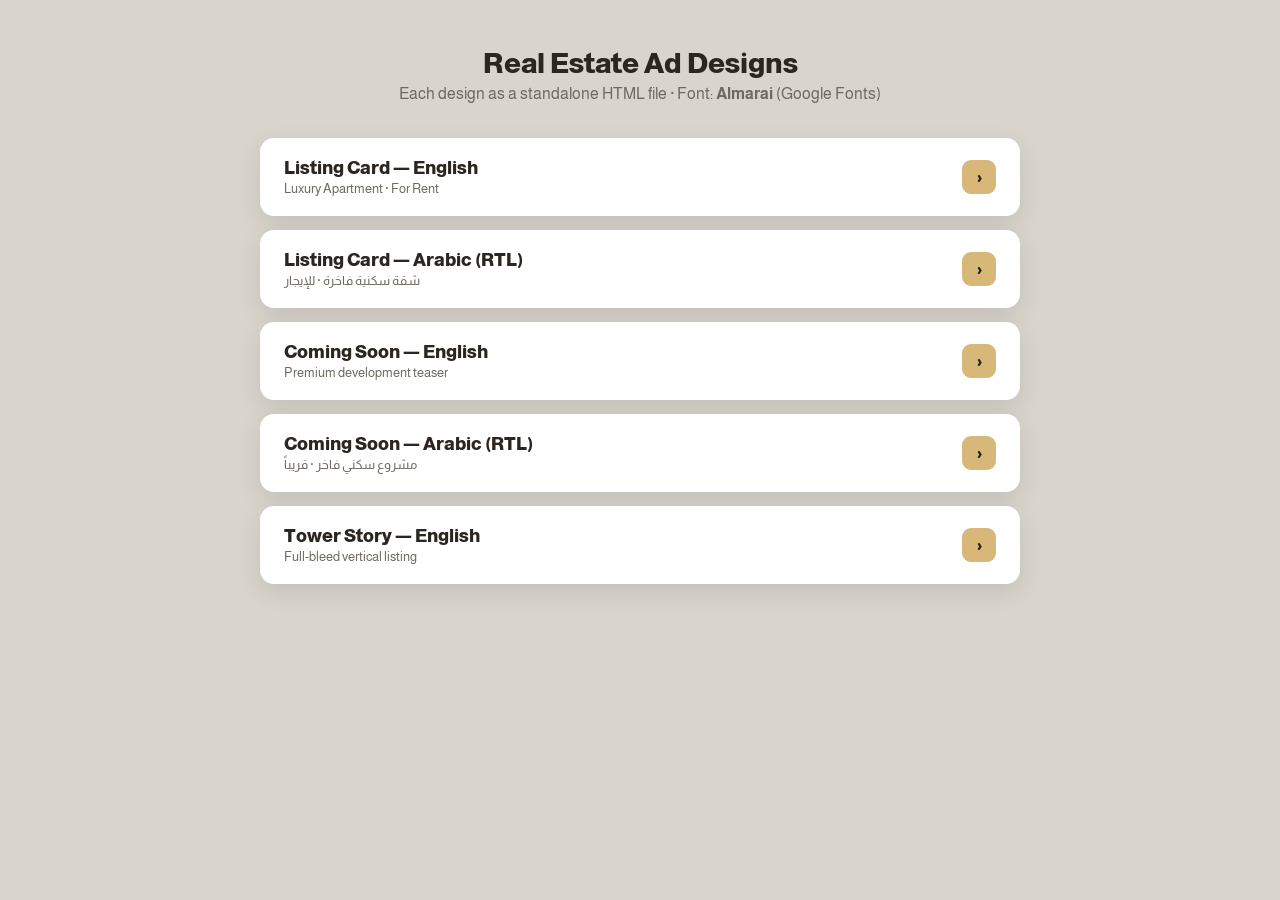
<file: designs/index.html>
<!DOCTYPE html>
<html lang="en">
<head>
<meta charset="UTF-8" />
<meta name="viewport" content="width=device-width, initial-scale=1.0" />
<title>Real Estate Designs — Almarai</title>
<link rel="preconnect" href="https://fonts.googleapis.com" />
<link rel="preconnect" href="https://fonts.gstatic.com" crossorigin />
<link href="https://fonts.googleapis.com/css2?family=Almarai:wght@300;400;700;800&display=swap" rel="stylesheet" />
<style>
  *{ box-sizing:border-box; margin:0; padding:0; }
  body{ font-family:'Almarai',sans-serif; background:#d9d5cd; color:#2c2620;
    padding:48px 20px 80px; -webkit-font-smoothing:antialiased; }
  h1{ text-align:center; font-weight:800; font-size:28px; }
  p.sub{ text-align:center; font-weight:400; color:#6f6a61; margin:6px 0 36px; }
  .grid{ max-width:760px; margin:0 auto; display:grid; gap:14px; }
  a.card{ display:flex; align-items:center; justify-content:space-between; text-decoration:none;
    color:#2c2620; background:#fff; border-radius:14px; padding:20px 24px;
    box-shadow:0 8px 24px rgba(0,0,0,.10); transition:transform .15s, box-shadow .15s; }
  a.card:hover{ transform:translateY(-2px); box-shadow:0 12px 30px rgba(0,0,0,.16); }
  a.card b{ font-weight:800; font-size:18px; }
  a.card small{ display:block; color:#6f6a61; font-weight:400; margin-top:3px; }
  a.card .go{ width:34px; height:34px; border-radius:9px; background:#d8b878; color:#2a2114;
    display:grid; place-items:center; font-weight:800; }
</style>
</head>
<body>
  <h1>Real Estate Ad Designs</h1>
  <p class="sub">Each design as a standalone HTML file · Font: <b>Almarai</b> (Google Fonts)</p>
  <div class="grid">
    <a class="card" href="listing-card-en.html"><div><b>Listing Card — English</b><small>Luxury Apartment · For Rent</small></div><span class="go">›</span></a>
    <a class="card" href="listing-card-ar.html"><div><b>Listing Card — Arabic (RTL)</b><small>شقة سكنية فاخرة · للإيجار</small></div><span class="go">›</span></a>
    <a class="card" href="coming-soon-en.html"><div><b>Coming Soon — English</b><small>Premium development teaser</small></div><span class="go">›</span></a>
    <a class="card" href="coming-soon-ar.html"><div><b>Coming Soon — Arabic (RTL)</b><small>مشروع سكني فاخر · قريباً</small></div><span class="go">›</span></a>
    <a class="card" href="tower-story-en.html"><div><b>Tower Story — English</b><small>Full-bleed vertical listing</small></div><span class="go">›</span></a>
  </div>
</body>
</html>
</file>
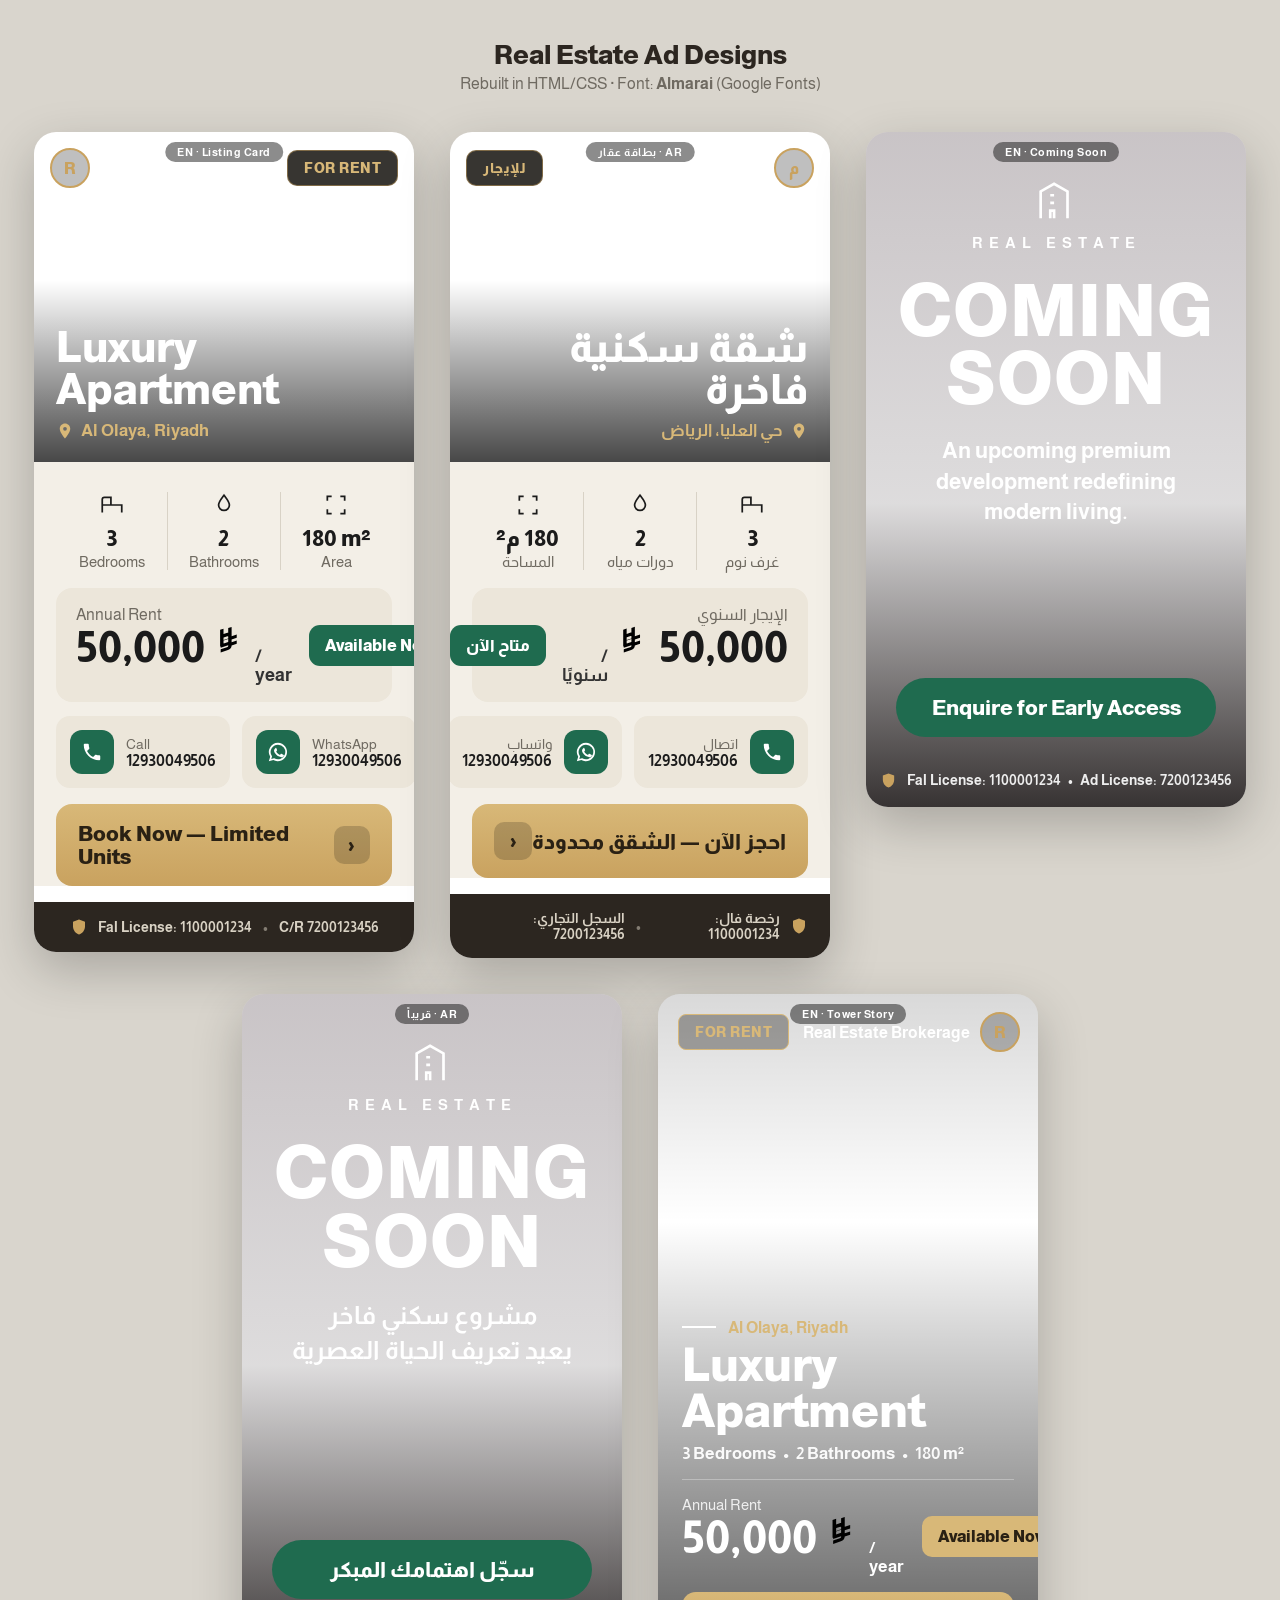
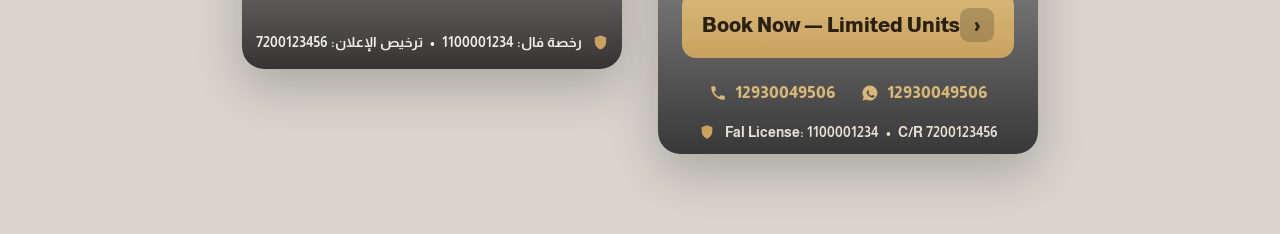
<file: real-estate-designs.html>
<!DOCTYPE html>
<html lang="en">
<head>
<meta charset="UTF-8" />
<meta name="viewport" content="width=device-width, initial-scale=1.0" />
<title>Real Estate Designs — Almarai</title>

<!-- Google Font: Almarai (Arabic + Latin) -->
<link rel="preconnect" href="https://fonts.googleapis.com" />
<link rel="preconnect" href="https://fonts.gstatic.com" crossorigin />
<link href="https://fonts.googleapis.com/css2?family=Almarai:wght@300;400;700;800&display=swap" rel="stylesheet" />

<style>
  :root {
    --green:      #1f6b4f;
    --green-dark: #185640;
    --gold:       #c9a25f;
    --gold-soft:  #d8b878;
    --ink:        #1b1b1b;
    --cream:      #f3efe7;
    --cream-2:    #ece6da;
    --dark-strip: #2c2620;
    --muted:      #6f6a61;
  }

  * { box-sizing: border-box; margin: 0; padding: 0; }

  body {
    font-family: 'Almarai', sans-serif;
    background: #d9d5cd;
    color: var(--ink);
    padding: 40px 20px 80px;
    -webkit-font-smoothing: antialiased;
  }

  .page-title {
    text-align: center;
    font-weight: 800;
    font-size: 26px;
    margin-bottom: 6px;
    color: #2c2620;
  }
  .page-sub {
    text-align: center;
    font-weight: 400;
    color: #6f6a61;
    margin-bottom: 40px;
  }

  .gallery {
    display: flex;
    flex-wrap: wrap;
    gap: 36px;
    justify-content: center;
    align-items: flex-start;
  }

  .frame {
    width: 380px;
    background: #fff;
    border-radius: 22px;
    overflow: hidden;
    box-shadow: 0 18px 50px rgba(0,0,0,.22);
    position: relative;
  }
  .frame .label {
    position: absolute;
    top: 10px; left: 50%;
    transform: translateX(-50%);
    z-index: 50;
    font-size: 11px;
    font-weight: 700;
    letter-spacing: .5px;
    color: #fff;
    background: rgba(0,0,0,.45);
    padding: 4px 12px;
    border-radius: 99px;
    pointer-events: none;
  }

  /* ============ Saudi Riyal symbol ============ */
  .riyal { display: inline-block; width: .92em; height: .92em; vertical-align: -0.1em; }
  .riyal path { fill: currentColor; }

  /* ============ Shared listing-card pieces ============ */
  .hero {
    position: relative;
    height: 330px;
    background-size: cover;
    background-position: center;
  }
  .hero.house {
    background-image: linear-gradient(180deg, rgba(0,0,0,0) 45%, rgba(0,0,0,.72) 100%),
      url('https://images.unsplash.com/photo-1600596542815-ffad4c1539a9?q=80&w=1200&auto=format&fit=crop');
  }
  .hero-top {
    position: absolute; top: 16px; left: 16px; right: 16px;
    display: flex; align-items: center; justify-content: space-between;
  }
  .brand { display: flex; align-items: center; gap: 10px; color: #fff; }
  .brand .logo {
    width: 40px; height: 40px; border-radius: 50%;
    border: 2px solid var(--gold);
    display: grid; place-items: center;
    font-weight: 800; color: var(--gold);
    background: rgba(0,0,0,.25);
  }
  .brand .name { font-weight: 700; font-size: 17px; }
  .badge {
    background: rgba(20,18,14,.85);
    color: var(--gold-soft);
    border: 1px solid rgba(201,162,95,.5);
    font-weight: 800; font-size: 14px; letter-spacing: .5px;
    padding: 9px 16px; border-radius: 10px;
  }
  .hero-bottom {
    position: absolute; bottom: 22px; left: 22px; right: 22px;
    color: #fff;
  }
  .hero-bottom h1 { font-size: 42px; font-weight: 800; line-height: 1; }
  .hero-bottom .loc {
    margin-top: 10px; display: flex; align-items: center; gap: 7px;
    color: var(--gold-soft); font-weight: 700; font-size: 17px;
  }
  .pin { width: 18px; height: 18px; fill: var(--gold-soft); }

  .body { background: var(--cream); padding: 22px 22px 0; }

  .stats {
    display: flex; align-items: stretch; text-align: center;
    padding: 8px 0 18px;
  }
  .stat { flex: 1; }
  .stat .ico { height: 26px; display: grid; place-items: center; margin-bottom: 8px; }
  .stat .ico svg { width: 26px; height: 26px; stroke: var(--ink); fill: none; stroke-width: 1.6; }
  .stat .num { font-weight: 800; font-size: 22px; display: inline-flex; align-items: center; gap: 6px; }
  .stat .cap { color: var(--muted); font-size: 15px; margin-top: 2px; }
  .stat + .stat { border-left: 1px solid #d8d2c6; }

  .rent-card {
    background: var(--cream-2);
    border-radius: 16px;
    padding: 18px 20px;
    display: flex; align-items: center; justify-content: space-between;
    gap: 12px;
  }
  .rent-card .label2 { color: var(--muted); font-size: 16px; }
  .rent-card .price {
    font-weight: 800; font-size: 42px; line-height: 1.05;
    display: flex; align-items: baseline; gap: 8px;
  }
  .rent-card .price .per { font-size: 18px; font-weight: 700; color: #333; }
  .pill-green {
    background: var(--green); color: #fff;
    font-weight: 800; font-size: 16px;
    padding: 12px 16px; border-radius: 11px; white-space: nowrap;
  }

  .contacts { display: flex; gap: 12px; margin-top: 14px; }
  .contact {
    flex: 1; background: var(--cream-2); border-radius: 14px;
    padding: 14px; display: flex; align-items: center; gap: 12px;
  }
  .contact .ci {
    width: 44px; height: 44px; border-radius: 12px; background: var(--green);
    display: grid; place-items: center; flex: none;
  }
  .contact .ci svg { width: 22px; height: 22px; fill: #fff; }
  .contact .ct small { display: block; color: var(--muted); font-size: 14px; }
  .contact .ct b { font-size: 16px; }

  .cta {
    margin: 16px 0;
    background: linear-gradient(180deg, var(--gold-soft), var(--gold));
    border-radius: 16px; padding: 18px 22px;
    display: flex; align-items: center; justify-content: space-between;
    font-weight: 800; font-size: 21px; color: #2a2114;
  }
  .cta .arrow {
    width: 38px; height: 38px; border-radius: 10px;
    background: rgba(0,0,0,.18); display: grid; place-items: center;
    font-size: 20px;
  }

  .foot {
    background: var(--dark-strip); color: #d9d2c4;
    padding: 16px 22px; font-size: 14px; font-weight: 700;
    display: flex; align-items: center; gap: 10px; justify-content: center;
  }
  .foot .shield { width: 18px; height: 18px; fill: var(--gold); flex: none; }
  .foot .dot { opacity: .5; }

  /* ============ RTL ============ */
  [dir="rtl"] { font-family: 'Almarai', sans-serif; }
  [dir="rtl"] .stat + .stat { border-left: none; border-right: 1px solid #d8d2c6; }

  /* ============ Coming soon poster ============ */
  .poster {
    height: 675px; position: relative; color: #fff;
    background-size: cover; background-position: center;
    background-image: linear-gradient(180deg, rgba(40,20,30,.25), rgba(30,20,25,.15) 55%, rgba(20,15,15,.85)),
      url('https://images.unsplash.com/photo-1564013799919-ab600027ffc6?q=80&w=1200&auto=format&fit=crop');
    display: flex; flex-direction: column; align-items: center;
    padding: 46px 30px 0; text-align: center;
  }
  .poster .bico { width: 46px; height: 46px; stroke: #fff; fill: none; stroke-width: 1.4; }
  .poster .kicker { letter-spacing: 6px; font-weight: 700; font-size: 15px; margin-top: 10px; }
  .poster h2 {
    font-weight: 800; font-size: 72px; line-height: .95;
    margin-top: 26px; text-transform: uppercase; letter-spacing: 1px;
  }
  .poster .desc { font-weight: 700; font-size: 22px; line-height: 1.4; margin-top: 22px; max-width: 300px; }
  .poster .desc.ar { font-size: 25px; }
  .poster .cta-pill {
    position: absolute; bottom: 70px; left: 30px; right: 30px;
    background: var(--green); color: #fff; font-weight: 800; font-size: 21px;
    padding: 18px; border-radius: 99px; text-align: center;
  }
  .poster .pfoot {
    position: absolute; bottom: 18px; left: 0; right: 0;
    display: flex; align-items: center; gap: 10px; justify-content: center;
    font-size: 13.5px; font-weight: 700; color: #eee;
  }
  .poster .pfoot .shield { width: 17px; height: 17px; fill: var(--gold); }

  /* ============ Tower full-bleed listing ============ */
  .tower {
    height: 760px; position: relative; color: #fff;
    background-size: cover; background-position: center;
    background-image: linear-gradient(180deg, rgba(0,0,0,.15) 0%, rgba(0,0,0,0) 30%, rgba(0,0,0,.78) 100%),
      url('https://images.unsplash.com/photo-1486406146926-c627a92ad1ab?q=80&w=1200&auto=format&fit=crop');
  }
  .tower .badge-out {
    position: absolute; top: 20px; left: 20px;
    background: rgba(20,18,14,.35); color: var(--gold-soft);
    border: 1px solid var(--gold-soft);
    font-weight: 800; font-size: 14px; letter-spacing: .5px;
    padding: 9px 16px; border-radius: 8px;
  }
  .tower .brand-out {
    position: absolute; top: 18px; right: 18px;
    display: flex; align-items: center; gap: 10px; color: #fff;
  }
  .tower .brand-out .name { font-weight: 700; font-size: 16px; }
  .tower .brand-out .logo {
    width: 40px; height: 40px; border-radius: 50%; border: 2px solid var(--gold);
    display: grid; place-items: center; font-weight: 800; color: var(--gold);
    background: rgba(0,0,0,.25);
  }
  .tower .tbody { position: absolute; left: 24px; right: 24px; bottom: 96px; }
  .tower .tloc {
    display: flex; align-items: center; gap: 12px; color: var(--gold-soft);
    font-weight: 700; font-size: 16px; margin-bottom: 6px;
  }
  .tower .tloc::before { content:""; width: 34px; height: 2px; background: #fff; display: inline-block; }
  .tower h1 { font-size: 46px; font-weight: 800; line-height: 1; }
  .tower .tspecs { margin-top: 10px; font-weight: 700; font-size: 17px; opacity: .95; }
  .tower hr { border: none; border-top: 1px solid rgba(255,255,255,.3); margin: 16px 0; }
  .tower .trent { display: flex; align-items: center; justify-content: space-between; gap: 14px; }
  .tower .trent .label2 { font-size: 15px; opacity: .85; }
  .tower .trent .price { font-weight: 800; font-size: 44px; display: flex; align-items: baseline; gap: 8px; }
  .tower .trent .price .per { font-size: 17px; font-weight: 700; }
  .tower .trent .av {
    background: var(--gold-soft); color: #2a2114; font-weight: 800; font-size: 16px;
    padding: 12px 16px; border-radius: 10px; white-space: nowrap; align-self: center;
  }
  .tower .tcta {
    margin-top: 16px;
    background: linear-gradient(180deg, var(--gold-soft), var(--gold));
    border-radius: 14px; padding: 16px 20px; color: #2a2114;
    display: flex; align-items: center; justify-content: space-between;
    font-weight: 800; font-size: 20px;
  }
  .tower .tcta .arrow { width: 34px; height: 34px; border-radius: 9px; background: rgba(0,0,0,.18); display: grid; place-items:center; }
  .tower .tphones {
    position: absolute; left: 24px; right: 24px; bottom: 52px;
    display: flex; align-items: center; justify-content: center; gap: 26px;
    color: var(--gold-soft); font-weight: 800; font-size: 17px;
  }
  .tower .tphones span { display: inline-flex; align-items: center; gap: 8px; }
  .tower .tphones svg { width: 18px; height: 18px; fill: var(--gold-soft); }
  .tower .tfoot {
    position: absolute; left: 0; right: 0; bottom: 14px;
    display: flex; align-items: center; gap: 10px; justify-content: center;
    color: #e7e0d2; font-weight: 700; font-size: 13.5px;
  }
  .tower .tfoot .shield { width: 16px; height: 16px; fill: var(--gold); }
</style>
</head>
<body>

  <div class="page-title">Real Estate Ad Designs</div>
  <div class="page-sub">Rebuilt in HTML/CSS · Font: <b>Almarai</b> (Google Fonts)</div>

  <!-- SVG defs: reusable icons -->
  <svg width="0" height="0" style="position:absolute">
    <defs>
      <!-- Saudi Riyal symbol (approximation of the 2025 glyph) -->
      <symbol id="riyal" viewBox="0 0 24 24">
        <path d="M5 3.2 l2.4 -.8 v8.05 l3.3 -1.1 V2 l2.4 -.8 v6.55 l3.6 -1.2 v2.25 l-3.6 1.2 v2.0 l3.6 -1.2 v2.25 l-3.6 1.2 c-.05 1.55 -.9 2.6 -2.55 3.15 l-5.15 1.72 v-2.25 l4.45 -1.48 c.6 -.2 .85 -.55 .85 -1.05 v-.35 l-5.3 1.77 v-2.25 l5.3 -1.77 v-2.0 l-5.3 1.77 v-2.25 l5.3 -1.77 V5.05 l-3.3 1.1 v8.0 l-2.4 .8 V6.95 L5 7.75 Z"/>
      </symbol>
    </defs>
  </svg>

  <div class="gallery">

    <!-- ===================== 1. English listing card ===================== -->
    <div class="frame">
      <div class="label">EN · Listing Card</div>
      <div class="hero house">
        <div class="hero-top">
          <div class="brand"><div class="logo">R</div><div class="name">Real Estate Brokerage</div></div>
          <div class="badge">FOR RENT</div>
        </div>
        <div class="hero-bottom">
          <h1>Luxury Apartment</h1>
          <div class="loc">
            <svg class="pin" viewBox="0 0 24 24"><path d="M12 2C8.1 2 5 5.1 5 9c0 5.2 7 13 7 13s7-7.8 7-13c0-3.9-3.1-7-7-7zm0 9.5A2.5 2.5 0 1 1 12 6.5a2.5 2.5 0 0 1 0 5z"/></svg>
            Al Olaya, Riyadh
          </div>
        </div>
      </div>
      <div class="body">
        <div class="stats">
          <div class="stat">
            <div class="ico"><svg viewBox="0 0 24 24"><path d="M3 12V7a2 2 0 0 1 2-2h6v7M3 12h18v5M3 12v5m18 0v2M3 17v2"/></svg></div>
            <div class="num">3</div><div class="cap">Bedrooms</div>
          </div>
          <div class="stat">
            <div class="ico"><svg viewBox="0 0 24 24"><path d="M12 3c-3 4-5 6-5 9a5 5 0 0 0 10 0c0-3-2-5-5-9z"/></svg></div>
            <div class="num">2</div><div class="cap">Bathrooms</div>
          </div>
          <div class="stat">
            <div class="ico"><svg viewBox="0 0 24 24"><path d="M4 8V4h4M20 8V4h-4M4 16v4h4M20 16v4h-4"/></svg></div>
            <div class="num">180 m²</div><div class="cap">Area</div>
          </div>
        </div>
        <div class="rent-card">
          <div>
            <div class="label2">Annual Rent</div>
            <div class="price">50,000 <svg class="riyal"><use href="#riyal"/></svg> <span class="per">/ year</span></div>
          </div>
          <div class="pill-green">Available Now</div>
        </div>
        <div class="contacts">
          <div class="contact">
            <div class="ci"><svg viewBox="0 0 24 24"><path d="M6.6 10.8c1.4 2.8 3.8 5.1 6.6 6.6l2.2-2.2c.3-.3.7-.4 1-.2 1.1.4 2.3.6 3.6.6.6 0 1 .4 1 1V20c0 .6-.4 1-1 1C10.6 21 3 13.4 3 4c0-.6.4-1 1-1h3.5c.6 0 1 .4 1 1 0 1.2.2 2.4.6 3.6.1.4 0 .8-.3 1l-2.2 2.2z"/></svg></div>
            <div class="ct"><small>Call</small><b>12930049506</b></div>
          </div>
          <div class="contact">
            <div class="ci"><svg viewBox="0 0 24 24"><path d="M12 2a10 10 0 0 0-8.5 15.2L2 22l4.9-1.3A10 10 0 1 0 12 2zm0 2a8 8 0 1 1-4.1 14.9l-.3-.2-2.9.8.8-2.8-.2-.3A8 8 0 0 1 12 4zm-2.7 4c-.2 0-.5.1-.7.4-.3.3-.9.9-.9 2.1s.9 2.4 1 2.6c.1.2 1.8 2.9 4.5 3.9 2.2.9 2.7.7 3.2.7.5-.1 1.6-.7 1.8-1.3.2-.6.2-1.1.2-1.2-.1-.1-.3-.2-.6-.3l-2-1c-.3-.1-.5-.2-.7.1l-.7.9c-.1.2-.3.2-.5.1-.3-.1-1.2-.4-2.2-1.4-.8-.7-1.4-1.6-1.5-1.9-.2-.3 0-.4.1-.5l.4-.5c.2-.2.2-.3.3-.5.1-.2 0-.4 0-.5l-.9-2c-.2-.5-.4-.4-.6-.4z"/></svg></div>
            <div class="ct"><small>WhatsApp</small><b>12930049506</b></div>
          </div>
        </div>
        <div class="cta">Book Now — Limited Units <span class="arrow">›</span></div>
      </div>
      <div class="foot">
        <svg class="shield" viewBox="0 0 24 24"><path d="M12 2 4 5v6c0 5 3.4 9.7 8 11 4.6-1.3 8-6 8-11V5l-8-3z"/></svg>
        Fal License: 1100001234 <span class="dot">•</span> C/R 7200123456
      </div>
    </div>

    <!-- ===================== 2. Arabic listing card (RTL) ===================== -->
    <div class="frame" dir="rtl">
      <div class="label">AR · بطاقة عقار</div>
      <div class="hero house">
        <div class="hero-top">
          <div class="brand"><div class="logo">م</div><div class="name">مكتب الوساطة العقارية</div></div>
          <div class="badge">للإيجار</div>
        </div>
        <div class="hero-bottom">
          <h1>شقة سكنية فاخرة</h1>
          <div class="loc">
            <svg class="pin" viewBox="0 0 24 24"><path d="M12 2C8.1 2 5 5.1 5 9c0 5.2 7 13 7 13s7-7.8 7-13c0-3.9-3.1-7-7-7zm0 9.5A2.5 2.5 0 1 1 12 6.5a2.5 2.5 0 0 1 0 5z"/></svg>
            حي العليا، الرياض
          </div>
        </div>
      </div>
      <div class="body">
        <div class="stats">
          <div class="stat">
            <div class="ico"><svg viewBox="0 0 24 24"><path d="M3 12V7a2 2 0 0 1 2-2h6v7M3 12h18v5M3 12v5m18 0v2M3 17v2"/></svg></div>
            <div class="num">3</div><div class="cap">غرف نوم</div>
          </div>
          <div class="stat">
            <div class="ico"><svg viewBox="0 0 24 24"><path d="M12 3c-3 4-5 6-5 9a5 5 0 0 0 10 0c0-3-2-5-5-9z"/></svg></div>
            <div class="num">2</div><div class="cap">دورات مياه</div>
          </div>
          <div class="stat">
            <div class="ico"><svg viewBox="0 0 24 24"><path d="M4 8V4h4M20 8V4h-4M4 16v4h4M20 16v4h-4"/></svg></div>
            <div class="num">180 م²</div><div class="cap">المساحة</div>
          </div>
        </div>
        <div class="rent-card">
          <div>
            <div class="label2">الإيجار السنوي</div>
            <div class="price">50,000 <svg class="riyal"><use href="#riyal"/></svg> <span class="per">/ سنويًا</span></div>
          </div>
          <div class="pill-green">متاح الآن</div>
        </div>
        <div class="contacts">
          <div class="contact">
            <div class="ci"><svg viewBox="0 0 24 24"><path d="M6.6 10.8c1.4 2.8 3.8 5.1 6.6 6.6l2.2-2.2c.3-.3.7-.4 1-.2 1.1.4 2.3.6 3.6.6.6 0 1 .4 1 1V20c0 .6-.4 1-1 1C10.6 21 3 13.4 3 4c0-.6.4-1 1-1h3.5c.6 0 1 .4 1 1 0 1.2.2 2.4.6 3.6.1.4 0 .8-.3 1l-2.2 2.2z"/></svg></div>
            <div class="ct"><small>اتصال</small><b>12930049506</b></div>
          </div>
          <div class="contact">
            <div class="ci"><svg viewBox="0 0 24 24"><path d="M12 2a10 10 0 0 0-8.5 15.2L2 22l4.9-1.3A10 10 0 1 0 12 2zm0 2a8 8 0 1 1-4.1 14.9l-.3-.2-2.9.8.8-2.8-.2-.3A8 8 0 0 1 12 4zm-2.7 4c-.2 0-.5.1-.7.4-.3.3-.9.9-.9 2.1s.9 2.4 1 2.6c.1.2 1.8 2.9 4.5 3.9 2.2.9 2.7.7 3.2.7.5-.1 1.6-.7 1.8-1.3.2-.6.2-1.1.2-1.2-.1-.1-.3-.2-.6-.3l-2-1c-.3-.1-.5-.2-.7.1l-.7.9c-.1.2-.3.2-.5.1-.3-.1-1.2-.4-2.2-1.4-.8-.7-1.4-1.6-1.5-1.9-.2-.3 0-.4.1-.5l.4-.5c.2-.2.2-.3.3-.5.1-.2 0-.4 0-.5l-.9-2c-.2-.5-.4-.4-.6-.4z"/></svg></div>
            <div class="ct"><small>واتساب</small><b>12930049506</b></div>
          </div>
        </div>
        <div class="cta">احجز الآن — الشقق محدودة <span class="arrow">‹</span></div>
      </div>
      <div class="foot">
        <svg class="shield" viewBox="0 0 24 24"><path d="M12 2 4 5v6c0 5 3.4 9.7 8 11 4.6-1.3 8-6 8-11V5l-8-3z"/></svg>
        رخصة فال: 1100001234 <span class="dot">•</span> السجل التجاري: 7200123456
      </div>
    </div>

    <!-- ===================== 3. Coming Soon (EN) ===================== -->
    <div class="frame">
      <div class="label">EN · Coming Soon</div>
      <div class="poster">
        <svg class="bico" viewBox="0 0 24 24"><path d="M4 21V7l7-4 7 4v14M9 21v-4h2v4M9 9h2M9 13h2M14 9h0M14 13h0"/></svg>
        <div class="kicker">REAL ESTATE</div>
        <h2>Coming<br>Soon</h2>
        <div class="desc">An upcoming premium development redefining modern living.</div>
        <div class="cta-pill">Enquire for Early Access</div>
        <div class="pfoot">
          <svg class="shield" viewBox="0 0 24 24"><path d="M12 2 4 5v6c0 5 3.4 9.7 8 11 4.6-1.3 8-6 8-11V5l-8-3z"/></svg>
          Fal License: 1100001234 &nbsp;•&nbsp; Ad License: 7200123456
        </div>
      </div>
    </div>

    <!-- ===================== 4. Coming Soon (AR) ===================== -->
    <div class="frame" dir="rtl">
      <div class="label">AR · قريباً</div>
      <div class="poster">
        <svg class="bico" viewBox="0 0 24 24"><path d="M4 21V7l7-4 7 4v14M9 21v-4h2v4M9 9h2M9 13h2M14 9h0M14 13h0"/></svg>
        <div class="kicker">REAL ESTATE</div>
        <h2>Coming<br>Soon</h2>
        <div class="desc ar">مشروع سكني فاخر<br>يعيد تعريف الحياة العصرية</div>
        <div class="cta-pill">سجّل اهتمامك المبكر</div>
        <div class="pfoot">
          <svg class="shield" viewBox="0 0 24 24"><path d="M12 2 4 5v6c0 5 3.4 9.7 8 11 4.6-1.3 8-6 8-11V5l-8-3z"/></svg>
          رخصة فال: 1100001234 &nbsp;•&nbsp; ترخيص الإعلان: 7200123456
        </div>
      </div>
    </div>

    <!-- ===================== 5. Tower full-bleed (EN) ===================== -->
    <div class="frame">
      <div class="label">EN · Tower Story</div>
      <div class="tower">
        <div class="badge-out">FOR RENT</div>
        <div class="brand-out"><div class="name">Real Estate Brokerage</div><div class="logo">R</div></div>
        <div class="tbody">
          <div class="tloc">Al Olaya, Riyadh</div>
          <h1>Luxury Apartment</h1>
          <div class="tspecs">3 Bedrooms&nbsp; • &nbsp;2 Bathrooms&nbsp; • &nbsp;180 m²</div>
          <hr>
          <div class="trent">
            <div>
              <div class="label2">Annual Rent</div>
              <div class="price">50,000 <svg class="riyal"><use href="#riyal"/></svg> <span class="per">/ year</span></div>
            </div>
            <div class="av">Available Now</div>
          </div>
          <div class="tcta">Book Now — Limited Units <span class="arrow">›</span></div>
        </div>
        <div class="tphones">
          <span><svg viewBox="0 0 24 24"><path d="M6.6 10.8c1.4 2.8 3.8 5.1 6.6 6.6l2.2-2.2c.3-.3.7-.4 1-.2 1.1.4 2.3.6 3.6.6.6 0 1 .4 1 1V20c0 .6-.4 1-1 1C10.6 21 3 13.4 3 4c0-.6.4-1 1-1h3.5c.6 0 1 .4 1 1 0 1.2.2 2.4.6 3.6.1.4 0 .8-.3 1l-2.2 2.2z"/></svg>12930049506</span>
          <span><svg viewBox="0 0 24 24"><path d="M12 2a10 10 0 0 0-8.5 15.2L2 22l4.9-1.3A10 10 0 1 0 12 2zm-2.7 6c.2 0 .4 0 .6.4l.9 2c.1.2.1.4 0 .5-.1.2-.1.3-.3.5l-.4.5c-.1.1-.3.2-.1.5.1.3.7 1.2 1.5 1.9 1 1 1.9 1.3 2.2 1.4.2.1.4.1.5-.1l.7-.9c.2-.3.4-.2.7-.1l2 1c.3.1.5.2.6.3 0 .1 0 .6-.2 1.2-.2.6-1.3 1.2-1.8 1.3-.5 0-1 .2-3.2-.7-2.7-1-4.4-3.7-4.5-3.9-.1-.2-1-1.4-1-2.6s.6-1.8.9-2.1c.2-.3.5-.4.7-.4z"/></svg>12930049506</span>
        </div>
        <div class="tfoot">
          <svg class="shield" viewBox="0 0 24 24"><path d="M12 2 4 5v6c0 5 3.4 9.7 8 11 4.6-1.3 8-6 8-11V5l-8-3z"/></svg>
          Fal License: 1100001234 &nbsp;•&nbsp; C/R 7200123456
        </div>
      </div>
    </div>

  </div>
</body>
</html>
</file>
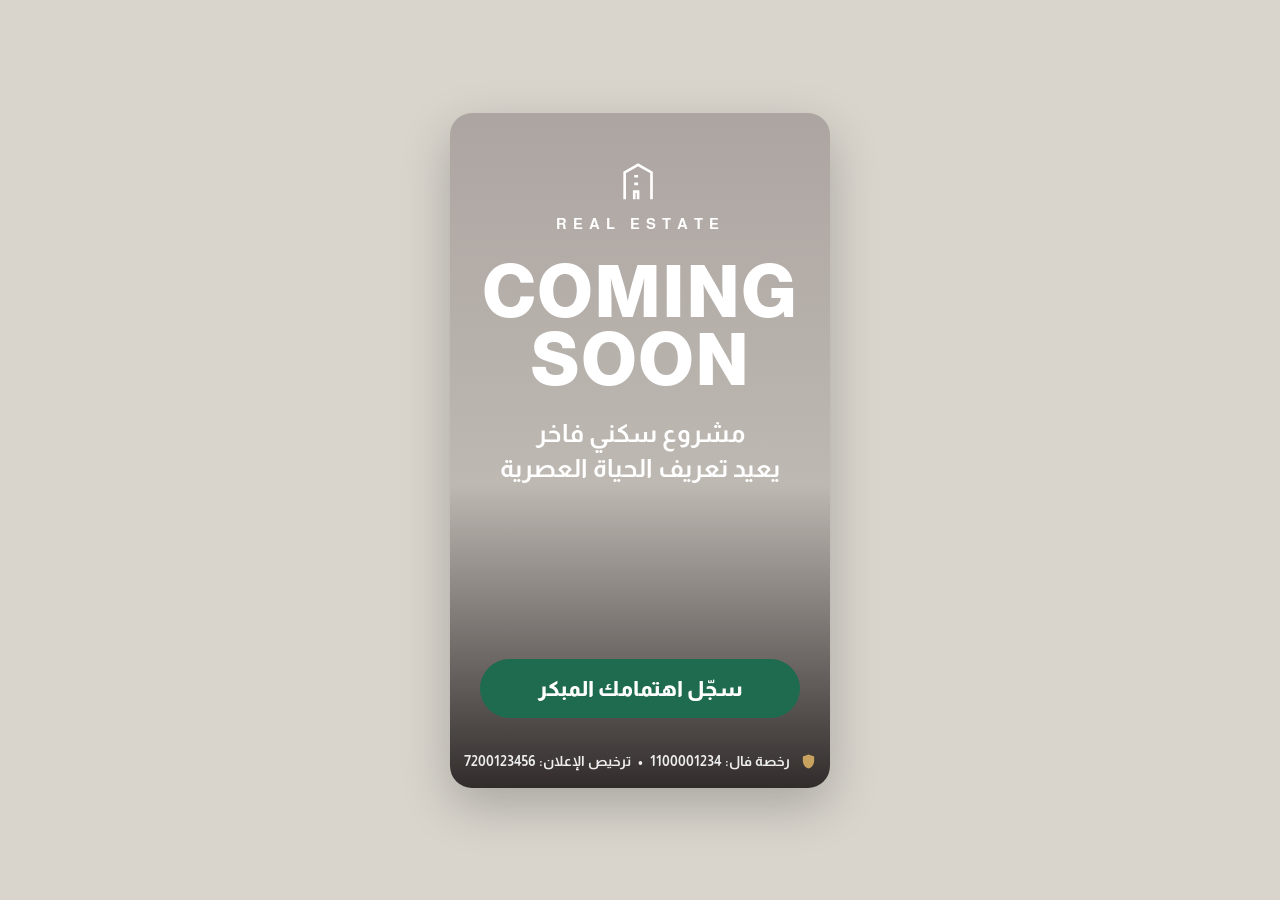
<file: designs/coming-soon-ar.html>
<!DOCTYPE html>
<html lang="ar" dir="rtl">
<head>
<meta charset="UTF-8" />
<meta name="viewport" content="width=device-width, initial-scale=1.0" />
<title>قريباً — AR</title>
<link rel="preconnect" href="https://fonts.googleapis.com" />
<link rel="preconnect" href="https://fonts.gstatic.com" crossorigin />
<link href="https://fonts.googleapis.com/css2?family=Almarai:wght@300;400;700;800&display=swap" rel="stylesheet" />
<style>
  :root{ --green:#1f6b4f; --gold:#c9a25f; }
  *{ box-sizing:border-box; margin:0; padding:0; }
  body{ font-family:'Almarai',sans-serif; background:#d9d5cd; min-height:100vh;
    display:grid; place-items:center; padding:40px 20px; -webkit-font-smoothing:antialiased; }
  .frame{ width:380px; border-radius:22px; overflow:hidden; box-shadow:0 18px 50px rgba(0,0,0,.22); }
  .poster{ height:675px; position:relative; color:#fff; background-size:cover; background-position:center;
    background-image:linear-gradient(180deg,rgba(40,20,30,.25),rgba(30,20,25,.15) 55%,rgba(20,15,15,.85)),
      url('https://images.unsplash.com/photo-1564013799919-ab600027ffc6?q=80&w=1200&auto=format&fit=crop');
    display:flex; flex-direction:column; align-items:center; padding:46px 30px 0; text-align:center; }
  .poster .bico{ width:46px; height:46px; stroke:#fff; fill:none; stroke-width:1.4; }
  .poster .kicker{ letter-spacing:6px; font-weight:700; font-size:15px; margin-top:10px; }
  .poster h2{ font-weight:800; font-size:72px; line-height:.95; margin-top:26px;
    text-transform:uppercase; letter-spacing:1px; }
  .poster .desc{ font-weight:700; font-size:25px; line-height:1.4; margin-top:22px; max-width:300px; }
  .poster .cta-pill{ position:absolute; bottom:70px; left:30px; right:30px; background:var(--green);
    color:#fff; font-weight:800; font-size:21px; padding:18px; border-radius:99px; text-align:center; }
  .poster .pfoot{ position:absolute; bottom:18px; left:0; right:0; display:flex; align-items:center;
    gap:10px; justify-content:center; font-size:13.5px; font-weight:700; color:#eee; }
  .poster .pfoot .shield{ width:17px; height:17px; fill:var(--gold); }
</style>
</head>
<body>
  <div class="frame">
    <div class="poster">
      <svg class="bico" viewBox="0 0 24 24"><path d="M4 21V7l7-4 7 4v14M9 21v-4h2v4M9 9h2M9 13h2M14 9h0M14 13h0"/></svg>
      <div class="kicker">REAL ESTATE</div>
      <h2>Coming<br>Soon</h2>
      <div class="desc">مشروع سكني فاخر<br>يعيد تعريف الحياة العصرية</div>
      <div class="cta-pill">سجّل اهتمامك المبكر</div>
      <div class="pfoot">
        <svg class="shield" viewBox="0 0 24 24"><path d="M12 2 4 5v6c0 5 3.4 9.7 8 11 4.6-1.3 8-6 8-11V5l-8-3z"/></svg>
        رخصة فال: 1100001234 &nbsp;•&nbsp; ترخيص الإعلان: 7200123456
      </div>
    </div>
  </div>
</body>
</html>
</file>
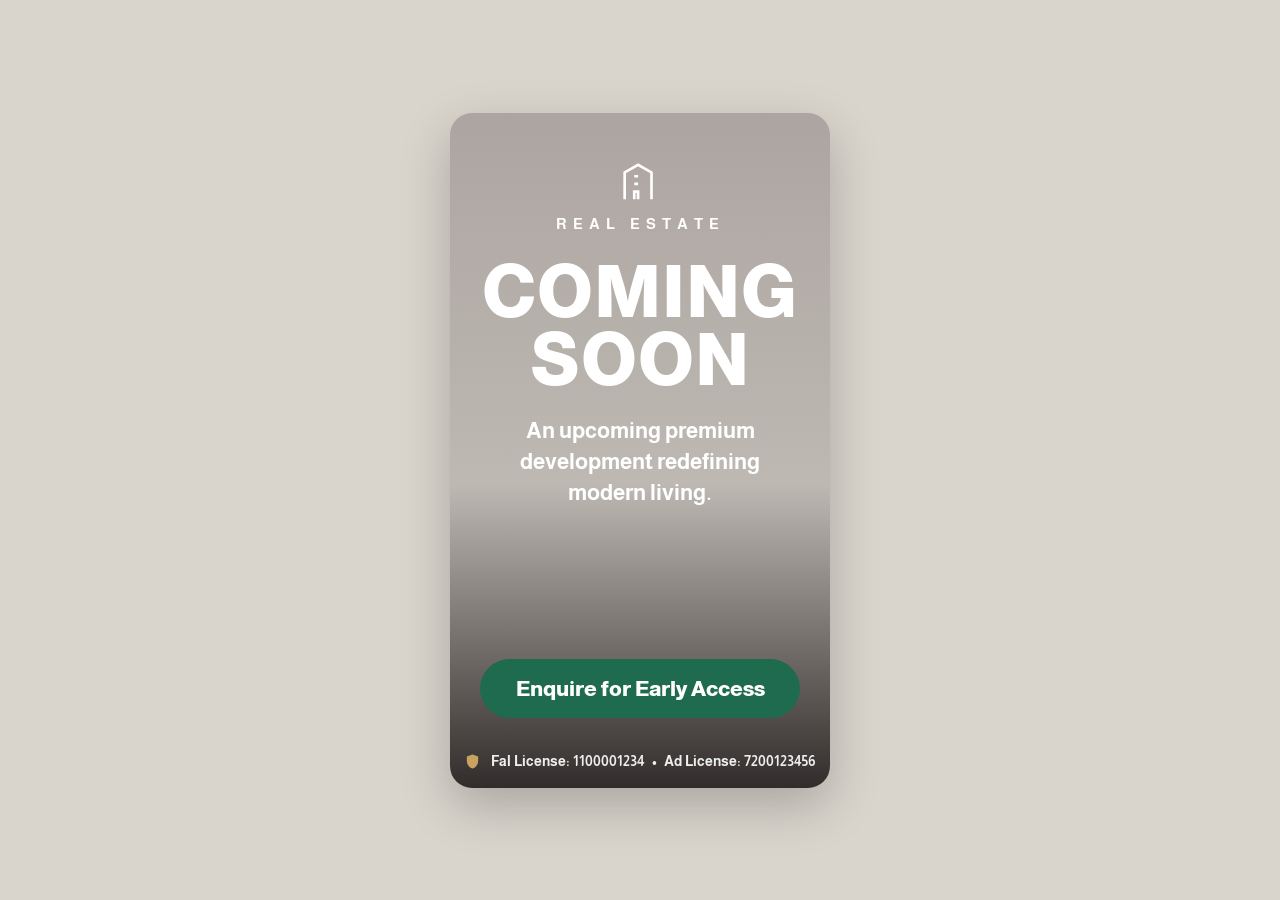
<file: designs/coming-soon-en.html>
<!DOCTYPE html>
<html lang="en">
<head>
<meta charset="UTF-8" />
<meta name="viewport" content="width=device-width, initial-scale=1.0" />
<title>Coming Soon — EN</title>
<link rel="preconnect" href="https://fonts.googleapis.com" />
<link rel="preconnect" href="https://fonts.gstatic.com" crossorigin />
<link href="https://fonts.googleapis.com/css2?family=Almarai:wght@300;400;700;800&display=swap" rel="stylesheet" />
<style>
  :root{ --green:#1f6b4f; --gold:#c9a25f; }
  *{ box-sizing:border-box; margin:0; padding:0; }
  body{ font-family:'Almarai',sans-serif; background:#d9d5cd; min-height:100vh;
    display:grid; place-items:center; padding:40px 20px; -webkit-font-smoothing:antialiased; }
  .frame{ width:380px; border-radius:22px; overflow:hidden; box-shadow:0 18px 50px rgba(0,0,0,.22); }
  .poster{ height:675px; position:relative; color:#fff; background-size:cover; background-position:center;
    background-image:linear-gradient(180deg,rgba(40,20,30,.25),rgba(30,20,25,.15) 55%,rgba(20,15,15,.85)),
      url('https://images.unsplash.com/photo-1564013799919-ab600027ffc6?q=80&w=1200&auto=format&fit=crop');
    display:flex; flex-direction:column; align-items:center; padding:46px 30px 0; text-align:center; }
  .poster .bico{ width:46px; height:46px; stroke:#fff; fill:none; stroke-width:1.4; }
  .poster .kicker{ letter-spacing:6px; font-weight:700; font-size:15px; margin-top:10px; }
  .poster h2{ font-weight:800; font-size:72px; line-height:.95; margin-top:26px;
    text-transform:uppercase; letter-spacing:1px; }
  .poster .desc{ font-weight:700; font-size:22px; line-height:1.4; margin-top:22px; max-width:300px; }
  .poster .cta-pill{ position:absolute; bottom:70px; left:30px; right:30px; background:var(--green);
    color:#fff; font-weight:800; font-size:21px; padding:18px; border-radius:99px; text-align:center; }
  .poster .pfoot{ position:absolute; bottom:18px; left:0; right:0; display:flex; align-items:center;
    gap:10px; justify-content:center; font-size:13.5px; font-weight:700; color:#eee; }
  .poster .pfoot .shield{ width:17px; height:17px; fill:var(--gold); }
</style>
</head>
<body>
  <div class="frame">
    <div class="poster">
      <svg class="bico" viewBox="0 0 24 24"><path d="M4 21V7l7-4 7 4v14M9 21v-4h2v4M9 9h2M9 13h2M14 9h0M14 13h0"/></svg>
      <div class="kicker">REAL ESTATE</div>
      <h2>Coming<br>Soon</h2>
      <div class="desc">An upcoming premium development redefining modern living.</div>
      <div class="cta-pill">Enquire for Early Access</div>
      <div class="pfoot">
        <svg class="shield" viewBox="0 0 24 24"><path d="M12 2 4 5v6c0 5 3.4 9.7 8 11 4.6-1.3 8-6 8-11V5l-8-3z"/></svg>
        Fal License: 1100001234 &nbsp;•&nbsp; Ad License: 7200123456
      </div>
    </div>
  </div>
</body>
</html>
</file>
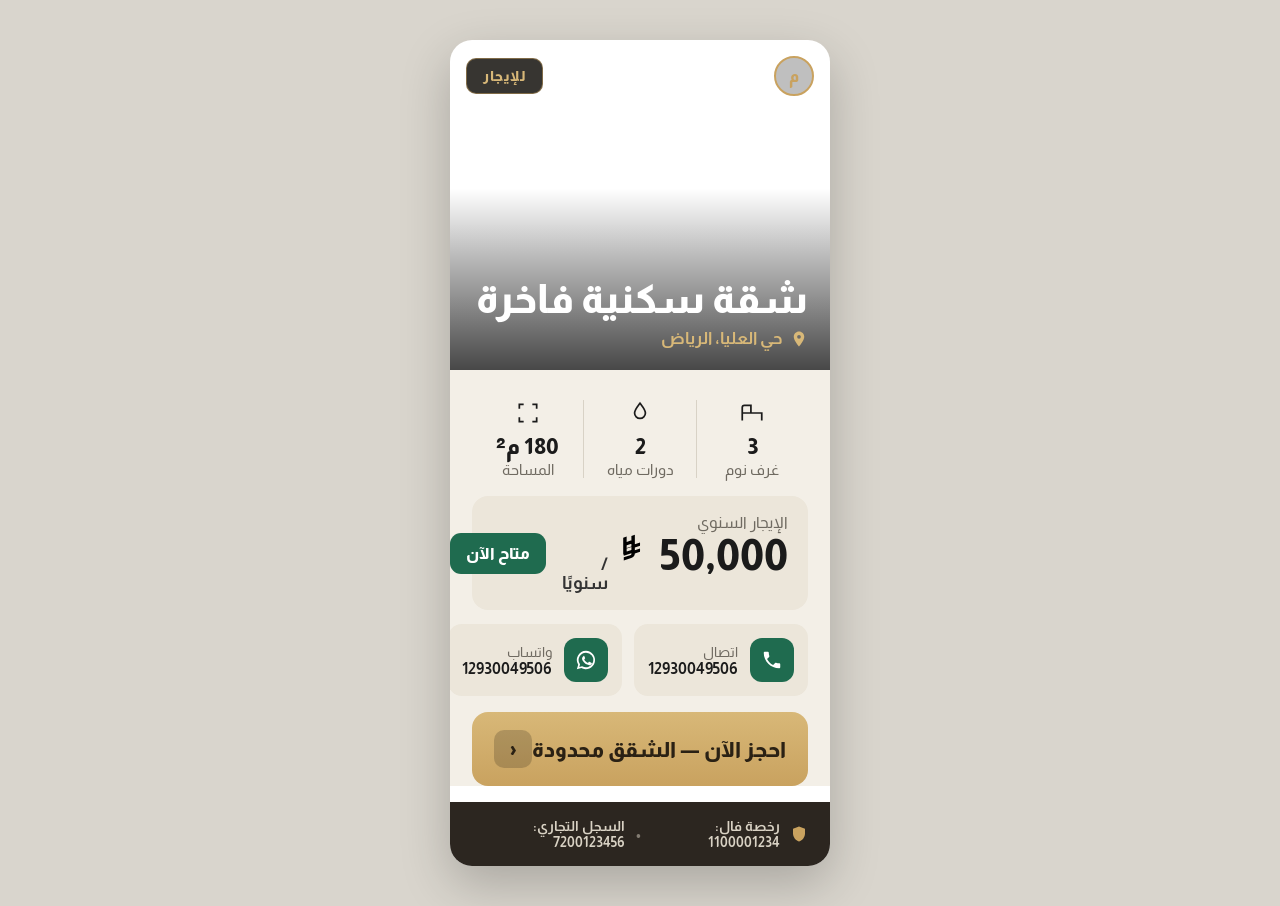
<file: designs/listing-card-ar.html>
<!DOCTYPE html>
<html lang="ar" dir="rtl">
<head>
<meta charset="UTF-8" />
<meta name="viewport" content="width=device-width, initial-scale=1.0" />
<title>بطاقة عقار — AR</title>
<link rel="preconnect" href="https://fonts.googleapis.com" />
<link rel="preconnect" href="https://fonts.gstatic.com" crossorigin />
<link href="https://fonts.googleapis.com/css2?family=Almarai:wght@300;400;700;800&display=swap" rel="stylesheet" />
<style>
  :root{ --green:#1f6b4f; --gold:#c9a25f; --gold-soft:#d8b878; --ink:#1b1b1b;
    --cream:#f3efe7; --cream-2:#ece6da; --dark-strip:#2c2620; --muted:#6f6a61; }
  *{ box-sizing:border-box; margin:0; padding:0; }
  body{ font-family:'Almarai',sans-serif; background:#d9d5cd; color:var(--ink);
    min-height:100vh; display:grid; place-items:center; padding:40px 20px;
    -webkit-font-smoothing:antialiased; }
  .frame{ width:380px; background:#fff; border-radius:22px; overflow:hidden;
    box-shadow:0 18px 50px rgba(0,0,0,.22); }
  .riyal{ display:inline-block; width:.92em; height:.92em; vertical-align:-.1em; }
  .riyal path{ fill:currentColor; }
  .hero{ position:relative; height:330px; background-size:cover; background-position:center;
    background-image:linear-gradient(180deg,rgba(0,0,0,0) 45%,rgba(0,0,0,.72) 100%),
      url('https://images.unsplash.com/photo-1600596542815-ffad4c1539a9?q=80&w=1200&auto=format&fit=crop'); }
  .hero-top{ position:absolute; top:16px; left:16px; right:16px; display:flex;
    align-items:center; justify-content:space-between; }
  .brand{ display:flex; align-items:center; gap:10px; color:#fff; }
  .brand .logo{ width:40px; height:40px; border-radius:50%; border:2px solid var(--gold);
    display:grid; place-items:center; font-weight:800; color:var(--gold); background:rgba(0,0,0,.25); }
  .brand .name{ font-weight:700; font-size:17px; }
  .badge{ background:rgba(20,18,14,.85); color:var(--gold-soft); border:1px solid rgba(201,162,95,.5);
    font-weight:800; font-size:14px; letter-spacing:.5px; padding:9px 16px; border-radius:10px; }
  .hero-bottom{ position:absolute; bottom:22px; left:22px; right:22px; color:#fff; }
  .hero-bottom h1{ font-size:40px; font-weight:800; line-height:1; }
  .hero-bottom .loc{ margin-top:10px; display:flex; align-items:center; gap:7px;
    color:var(--gold-soft); font-weight:700; font-size:17px; }
  .pin{ width:18px; height:18px; fill:var(--gold-soft); }
  .body{ background:var(--cream); padding:22px 22px 0; }
  .stats{ display:flex; text-align:center; padding:8px 0 18px; }
  .stat{ flex:1; }
  .stat .ico{ height:26px; display:grid; place-items:center; margin-bottom:8px; }
  .stat .ico svg{ width:26px; height:26px; stroke:var(--ink); fill:none; stroke-width:1.6; }
  .stat .num{ font-weight:800; font-size:22px; display:inline-flex; align-items:center; gap:6px; }
  .stat .cap{ color:var(--muted); font-size:15px; margin-top:2px; }
  .stat + .stat{ border-right:1px solid #d8d2c6; }
  .rent-card{ background:var(--cream-2); border-radius:16px; padding:18px 20px;
    display:flex; align-items:center; justify-content:space-between; gap:12px; }
  .rent-card .label2{ color:var(--muted); font-size:16px; }
  .rent-card .price{ font-weight:800; font-size:42px; line-height:1.05;
    display:flex; align-items:baseline; gap:8px; }
  .rent-card .price .per{ font-size:18px; font-weight:700; color:#333; }
  .pill-green{ background:var(--green); color:#fff; font-weight:800; font-size:16px;
    padding:12px 16px; border-radius:11px; white-space:nowrap; }
  .contacts{ display:flex; gap:12px; margin-top:14px; }
  .contact{ flex:1; background:var(--cream-2); border-radius:14px; padding:14px;
    display:flex; align-items:center; gap:12px; }
  .contact .ci{ width:44px; height:44px; border-radius:12px; background:var(--green);
    display:grid; place-items:center; flex:none; }
  .contact .ci svg{ width:22px; height:22px; fill:#fff; }
  .contact .ct small{ display:block; color:var(--muted); font-size:14px; }
  .contact .ct b{ font-size:16px; }
  .cta{ margin:16px 0; background:linear-gradient(180deg,var(--gold-soft),var(--gold));
    border-radius:16px; padding:18px 22px; display:flex; align-items:center;
    justify-content:space-between; font-weight:800; font-size:21px; color:#2a2114; }
  .cta .arrow{ width:38px; height:38px; border-radius:10px; background:rgba(0,0,0,.18);
    display:grid; place-items:center; font-size:20px; }
  .foot{ background:var(--dark-strip); color:#d9d2c4; padding:16px 22px; font-size:14px;
    font-weight:700; display:flex; align-items:center; gap:10px; justify-content:center; }
  .foot .shield{ width:18px; height:18px; fill:var(--gold); flex:none; }
  .foot .dot{ opacity:.5; }
</style>
</head>
<body>
  <svg width="0" height="0" style="position:absolute"><defs>
    <symbol id="riyal" viewBox="0 0 24 24"><path d="M5 3.2 l2.4 -.8 v8.05 l3.3 -1.1 V2 l2.4 -.8 v6.55 l3.6 -1.2 v2.25 l-3.6 1.2 v2.0 l3.6 -1.2 v2.25 l-3.6 1.2 c-.05 1.55 -.9 2.6 -2.55 3.15 l-5.15 1.72 v-2.25 l4.45 -1.48 c.6 -.2 .85 -.55 .85 -1.05 v-.35 l-5.3 1.77 v-2.25 l5.3 -1.77 v-2.0 l-5.3 1.77 v-2.25 l5.3 -1.77 V5.05 l-3.3 1.1 v8.0 l-2.4 .8 V6.95 L5 7.75 Z"/></symbol>
  </defs></svg>

  <div class="frame">
    <div class="hero">
      <div class="hero-top">
        <div class="brand"><div class="logo">م</div><div class="name">مكتب الوساطة العقارية</div></div>
        <div class="badge">للإيجار</div>
      </div>
      <div class="hero-bottom">
        <h1>شقة سكنية فاخرة</h1>
        <div class="loc">
          <svg class="pin" viewBox="0 0 24 24"><path d="M12 2C8.1 2 5 5.1 5 9c0 5.2 7 13 7 13s7-7.8 7-13c0-3.9-3.1-7-7-7zm0 9.5A2.5 2.5 0 1 1 12 6.5a2.5 2.5 0 0 1 0 5z"/></svg>
          حي العليا، الرياض
        </div>
      </div>
    </div>
    <div class="body">
      <div class="stats">
        <div class="stat">
          <div class="ico"><svg viewBox="0 0 24 24"><path d="M3 12V7a2 2 0 0 1 2-2h6v7M3 12h18v5M3 12v5m18 0v2M3 17v2"/></svg></div>
          <div class="num">3</div><div class="cap">غرف نوم</div>
        </div>
        <div class="stat">
          <div class="ico"><svg viewBox="0 0 24 24"><path d="M12 3c-3 4-5 6-5 9a5 5 0 0 0 10 0c0-3-2-5-5-9z"/></svg></div>
          <div class="num">2</div><div class="cap">دورات مياه</div>
        </div>
        <div class="stat">
          <div class="ico"><svg viewBox="0 0 24 24"><path d="M4 8V4h4M20 8V4h-4M4 16v4h4M20 16v4h-4"/></svg></div>
          <div class="num">180 م²</div><div class="cap">المساحة</div>
        </div>
      </div>
      <div class="rent-card">
        <div>
          <div class="label2">الإيجار السنوي</div>
          <div class="price">50,000 <svg class="riyal"><use href="#riyal"/></svg> <span class="per">/ سنويًا</span></div>
        </div>
        <div class="pill-green">متاح الآن</div>
      </div>
      <div class="contacts">
        <div class="contact">
          <div class="ci"><svg viewBox="0 0 24 24"><path d="M6.6 10.8c1.4 2.8 3.8 5.1 6.6 6.6l2.2-2.2c.3-.3.7-.4 1-.2 1.1.4 2.3.6 3.6.6.6 0 1 .4 1 1V20c0 .6-.4 1-1 1C10.6 21 3 13.4 3 4c0-.6.4-1 1-1h3.5c.6 0 1 .4 1 1 0 1.2.2 2.4.6 3.6.1.4 0 .8-.3 1l-2.2 2.2z"/></svg></div>
          <div class="ct"><small>اتصال</small><b>12930049506</b></div>
        </div>
        <div class="contact">
          <div class="ci"><svg viewBox="0 0 24 24"><path d="M12 2a10 10 0 0 0-8.5 15.2L2 22l4.9-1.3A10 10 0 1 0 12 2zm0 2a8 8 0 1 1-4.1 14.9l-.3-.2-2.9.8.8-2.8-.2-.3A8 8 0 0 1 12 4zm-2.7 4c-.2 0-.5.1-.7.4-.3.3-.9.9-.9 2.1s.9 2.4 1 2.6c.1.2 1.8 2.9 4.5 3.9 2.2.9 2.7.7 3.2.7.5-.1 1.6-.7 1.8-1.3.2-.6.2-1.1.2-1.2-.1-.1-.3-.2-.6-.3l-2-1c-.3-.1-.5-.2-.7.1l-.7.9c-.1.2-.3.2-.5.1-.3-.1-1.2-.4-2.2-1.4-.8-.7-1.4-1.6-1.5-1.9-.2-.3 0-.4.1-.5l.4-.5c.2-.2.2-.3.3-.5.1-.2 0-.4 0-.5l-.9-2c-.2-.5-.4-.4-.6-.4z"/></svg></div>
          <div class="ct"><small>واتساب</small><b>12930049506</b></div>
        </div>
      </div>
      <div class="cta">احجز الآن — الشقق محدودة <span class="arrow">‹</span></div>
    </div>
    <div class="foot">
      <svg class="shield" viewBox="0 0 24 24"><path d="M12 2 4 5v6c0 5 3.4 9.7 8 11 4.6-1.3 8-6 8-11V5l-8-3z"/></svg>
      رخصة فال: 1100001234 <span class="dot">•</span> السجل التجاري: 7200123456
    </div>
  </div>
</body>
</html>
</file>
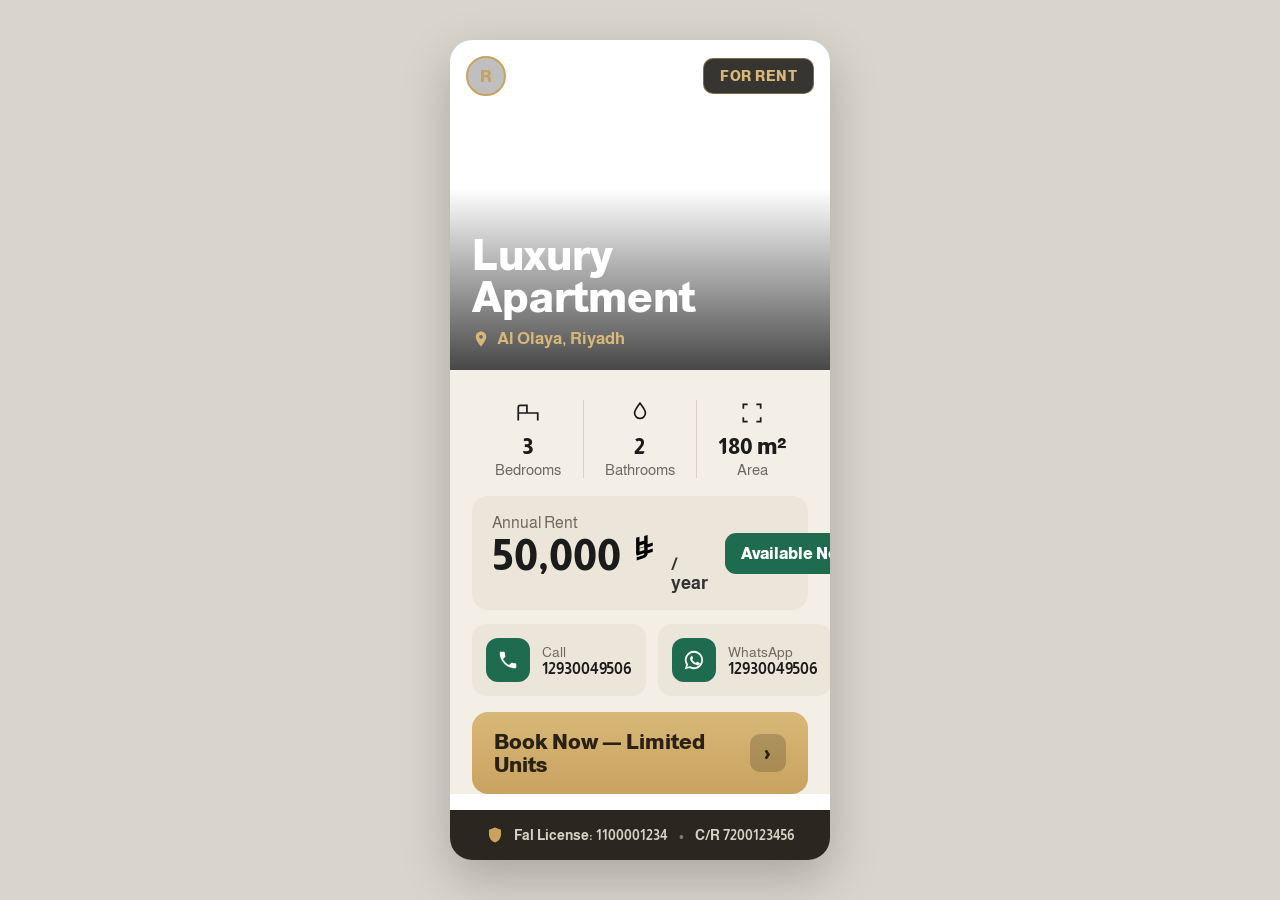
<file: designs/listing-card-en.html>
<!DOCTYPE html>
<html lang="en">
<head>
<meta charset="UTF-8" />
<meta name="viewport" content="width=device-width, initial-scale=1.0" />
<title>Listing Card — EN</title>
<link rel="preconnect" href="https://fonts.googleapis.com" />
<link rel="preconnect" href="https://fonts.gstatic.com" crossorigin />
<link href="https://fonts.googleapis.com/css2?family=Almarai:wght@300;400;700;800&display=swap" rel="stylesheet" />
<style>
  :root{ --green:#1f6b4f; --gold:#c9a25f; --gold-soft:#d8b878; --ink:#1b1b1b;
    --cream:#f3efe7; --cream-2:#ece6da; --dark-strip:#2c2620; --muted:#6f6a61; }
  *{ box-sizing:border-box; margin:0; padding:0; }
  body{ font-family:'Almarai',sans-serif; background:#d9d5cd; color:var(--ink);
    min-height:100vh; display:grid; place-items:center; padding:40px 20px;
    -webkit-font-smoothing:antialiased; }
  .frame{ width:380px; background:#fff; border-radius:22px; overflow:hidden;
    box-shadow:0 18px 50px rgba(0,0,0,.22); }
  .riyal{ display:inline-block; width:.92em; height:.92em; vertical-align:-.1em; }
  .riyal path{ fill:currentColor; }
  .hero{ position:relative; height:330px; background-size:cover; background-position:center;
    background-image:linear-gradient(180deg,rgba(0,0,0,0) 45%,rgba(0,0,0,.72) 100%),
      url('https://images.unsplash.com/photo-1600596542815-ffad4c1539a9?q=80&w=1200&auto=format&fit=crop'); }
  .hero-top{ position:absolute; top:16px; left:16px; right:16px; display:flex;
    align-items:center; justify-content:space-between; }
  .brand{ display:flex; align-items:center; gap:10px; color:#fff; }
  .brand .logo{ width:40px; height:40px; border-radius:50%; border:2px solid var(--gold);
    display:grid; place-items:center; font-weight:800; color:var(--gold); background:rgba(0,0,0,.25); }
  .brand .name{ font-weight:700; font-size:17px; }
  .badge{ background:rgba(20,18,14,.85); color:var(--gold-soft); border:1px solid rgba(201,162,95,.5);
    font-weight:800; font-size:14px; letter-spacing:.5px; padding:9px 16px; border-radius:10px; }
  .hero-bottom{ position:absolute; bottom:22px; left:22px; right:22px; color:#fff; }
  .hero-bottom h1{ font-size:42px; font-weight:800; line-height:1; }
  .hero-bottom .loc{ margin-top:10px; display:flex; align-items:center; gap:7px;
    color:var(--gold-soft); font-weight:700; font-size:17px; }
  .pin{ width:18px; height:18px; fill:var(--gold-soft); }
  .body{ background:var(--cream); padding:22px 22px 0; }
  .stats{ display:flex; text-align:center; padding:8px 0 18px; }
  .stat{ flex:1; }
  .stat .ico{ height:26px; display:grid; place-items:center; margin-bottom:8px; }
  .stat .ico svg{ width:26px; height:26px; stroke:var(--ink); fill:none; stroke-width:1.6; }
  .stat .num{ font-weight:800; font-size:22px; display:inline-flex; align-items:center; gap:6px; }
  .stat .cap{ color:var(--muted); font-size:15px; margin-top:2px; }
  .stat + .stat{ border-left:1px solid #d8d2c6; }
  .rent-card{ background:var(--cream-2); border-radius:16px; padding:18px 20px;
    display:flex; align-items:center; justify-content:space-between; gap:12px; }
  .rent-card .label2{ color:var(--muted); font-size:16px; }
  .rent-card .price{ font-weight:800; font-size:42px; line-height:1.05;
    display:flex; align-items:baseline; gap:8px; }
  .rent-card .price .per{ font-size:18px; font-weight:700; color:#333; }
  .pill-green{ background:var(--green); color:#fff; font-weight:800; font-size:16px;
    padding:12px 16px; border-radius:11px; white-space:nowrap; }
  .contacts{ display:flex; gap:12px; margin-top:14px; }
  .contact{ flex:1; background:var(--cream-2); border-radius:14px; padding:14px;
    display:flex; align-items:center; gap:12px; }
  .contact .ci{ width:44px; height:44px; border-radius:12px; background:var(--green);
    display:grid; place-items:center; flex:none; }
  .contact .ci svg{ width:22px; height:22px; fill:#fff; }
  .contact .ct small{ display:block; color:var(--muted); font-size:14px; }
  .contact .ct b{ font-size:16px; }
  .cta{ margin:16px 0; background:linear-gradient(180deg,var(--gold-soft),var(--gold));
    border-radius:16px; padding:18px 22px; display:flex; align-items:center;
    justify-content:space-between; font-weight:800; font-size:21px; color:#2a2114; }
  .cta .arrow{ width:38px; height:38px; border-radius:10px; background:rgba(0,0,0,.18);
    display:grid; place-items:center; font-size:20px; }
  .foot{ background:var(--dark-strip); color:#d9d2c4; padding:16px 22px; font-size:14px;
    font-weight:700; display:flex; align-items:center; gap:10px; justify-content:center; }
  .foot .shield{ width:18px; height:18px; fill:var(--gold); flex:none; }
  .foot .dot{ opacity:.5; }
</style>
</head>
<body>
  <svg width="0" height="0" style="position:absolute"><defs>
    <symbol id="riyal" viewBox="0 0 24 24"><path d="M5 3.2 l2.4 -.8 v8.05 l3.3 -1.1 V2 l2.4 -.8 v6.55 l3.6 -1.2 v2.25 l-3.6 1.2 v2.0 l3.6 -1.2 v2.25 l-3.6 1.2 c-.05 1.55 -.9 2.6 -2.55 3.15 l-5.15 1.72 v-2.25 l4.45 -1.48 c.6 -.2 .85 -.55 .85 -1.05 v-.35 l-5.3 1.77 v-2.25 l5.3 -1.77 v-2.0 l-5.3 1.77 v-2.25 l5.3 -1.77 V5.05 l-3.3 1.1 v8.0 l-2.4 .8 V6.95 L5 7.75 Z"/></symbol>
  </defs></svg>

  <div class="frame">
    <div class="hero">
      <div class="hero-top">
        <div class="brand"><div class="logo">R</div><div class="name">Real Estate Brokerage</div></div>
        <div class="badge">FOR RENT</div>
      </div>
      <div class="hero-bottom">
        <h1>Luxury Apartment</h1>
        <div class="loc">
          <svg class="pin" viewBox="0 0 24 24"><path d="M12 2C8.1 2 5 5.1 5 9c0 5.2 7 13 7 13s7-7.8 7-13c0-3.9-3.1-7-7-7zm0 9.5A2.5 2.5 0 1 1 12 6.5a2.5 2.5 0 0 1 0 5z"/></svg>
          Al Olaya, Riyadh
        </div>
      </div>
    </div>
    <div class="body">
      <div class="stats">
        <div class="stat">
          <div class="ico"><svg viewBox="0 0 24 24"><path d="M3 12V7a2 2 0 0 1 2-2h6v7M3 12h18v5M3 12v5m18 0v2M3 17v2"/></svg></div>
          <div class="num">3</div><div class="cap">Bedrooms</div>
        </div>
        <div class="stat">
          <div class="ico"><svg viewBox="0 0 24 24"><path d="M12 3c-3 4-5 6-5 9a5 5 0 0 0 10 0c0-3-2-5-5-9z"/></svg></div>
          <div class="num">2</div><div class="cap">Bathrooms</div>
        </div>
        <div class="stat">
          <div class="ico"><svg viewBox="0 0 24 24"><path d="M4 8V4h4M20 8V4h-4M4 16v4h4M20 16v4h-4"/></svg></div>
          <div class="num">180 m²</div><div class="cap">Area</div>
        </div>
      </div>
      <div class="rent-card">
        <div>
          <div class="label2">Annual Rent</div>
          <div class="price">50,000 <svg class="riyal"><use href="#riyal"/></svg> <span class="per">/ year</span></div>
        </div>
        <div class="pill-green">Available Now</div>
      </div>
      <div class="contacts">
        <div class="contact">
          <div class="ci"><svg viewBox="0 0 24 24"><path d="M6.6 10.8c1.4 2.8 3.8 5.1 6.6 6.6l2.2-2.2c.3-.3.7-.4 1-.2 1.1.4 2.3.6 3.6.6.6 0 1 .4 1 1V20c0 .6-.4 1-1 1C10.6 21 3 13.4 3 4c0-.6.4-1 1-1h3.5c.6 0 1 .4 1 1 0 1.2.2 2.4.6 3.6.1.4 0 .8-.3 1l-2.2 2.2z"/></svg></div>
          <div class="ct"><small>Call</small><b>12930049506</b></div>
        </div>
        <div class="contact">
          <div class="ci"><svg viewBox="0 0 24 24"><path d="M12 2a10 10 0 0 0-8.5 15.2L2 22l4.9-1.3A10 10 0 1 0 12 2zm0 2a8 8 0 1 1-4.1 14.9l-.3-.2-2.9.8.8-2.8-.2-.3A8 8 0 0 1 12 4zm-2.7 4c-.2 0-.5.1-.7.4-.3.3-.9.9-.9 2.1s.9 2.4 1 2.6c.1.2 1.8 2.9 4.5 3.9 2.2.9 2.7.7 3.2.7.5-.1 1.6-.7 1.8-1.3.2-.6.2-1.1.2-1.2-.1-.1-.3-.2-.6-.3l-2-1c-.3-.1-.5-.2-.7.1l-.7.9c-.1.2-.3.2-.5.1-.3-.1-1.2-.4-2.2-1.4-.8-.7-1.4-1.6-1.5-1.9-.2-.3 0-.4.1-.5l.4-.5c.2-.2.2-.3.3-.5.1-.2 0-.4 0-.5l-.9-2c-.2-.5-.4-.4-.6-.4z"/></svg></div>
          <div class="ct"><small>WhatsApp</small><b>12930049506</b></div>
        </div>
      </div>
      <div class="cta">Book Now — Limited Units <span class="arrow">›</span></div>
    </div>
    <div class="foot">
      <svg class="shield" viewBox="0 0 24 24"><path d="M12 2 4 5v6c0 5 3.4 9.7 8 11 4.6-1.3 8-6 8-11V5l-8-3z"/></svg>
      Fal License: 1100001234 <span class="dot">•</span> C/R 7200123456
    </div>
  </div>
</body>
</html>
</file>
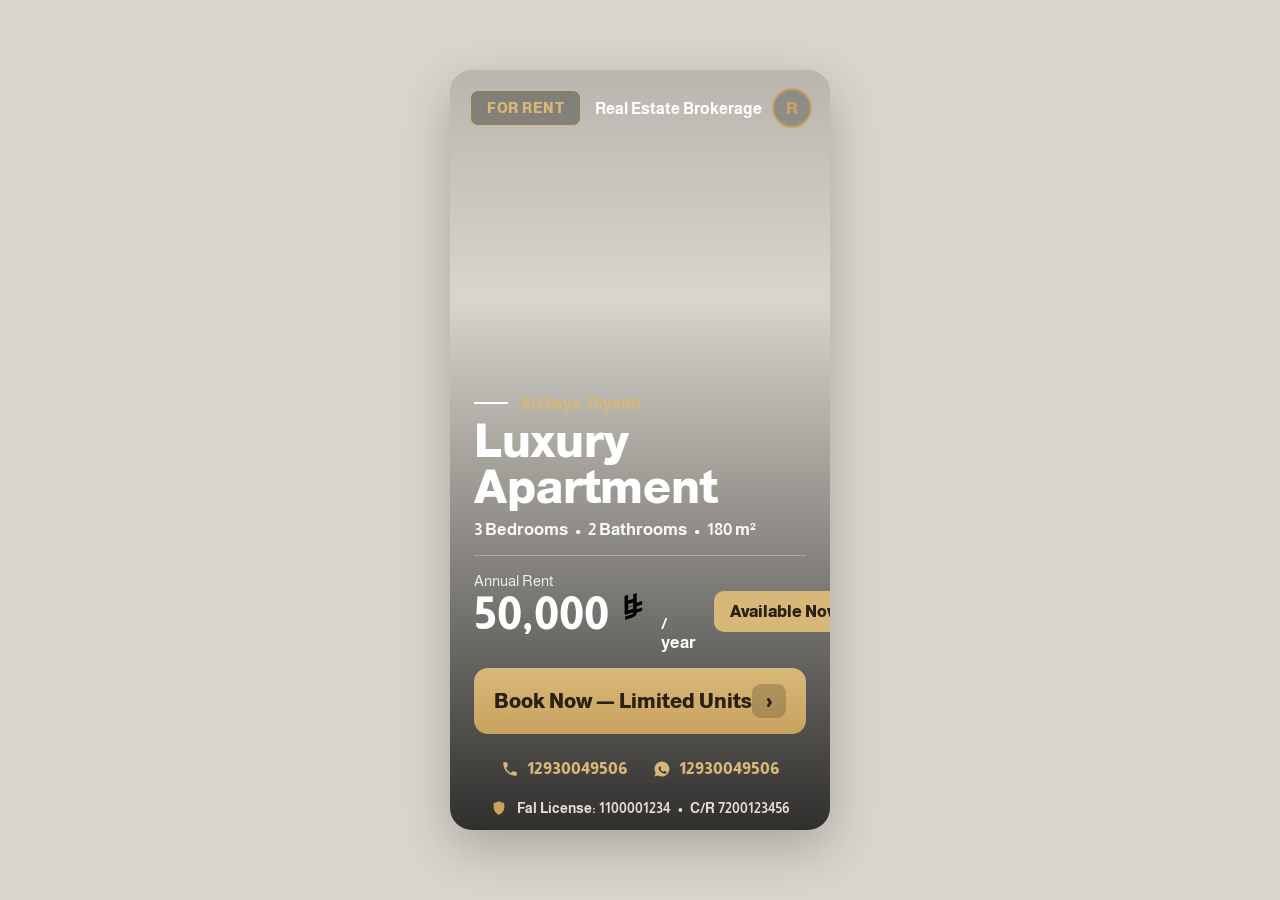
<file: designs/tower-story-en.html>
<!DOCTYPE html>
<html lang="en">
<head>
<meta charset="UTF-8" />
<meta name="viewport" content="width=device-width, initial-scale=1.0" />
<title>Tower Story — EN</title>
<link rel="preconnect" href="https://fonts.googleapis.com" />
<link rel="preconnect" href="https://fonts.gstatic.com" crossorigin />
<link href="https://fonts.googleapis.com/css2?family=Almarai:wght@300;400;700;800&display=swap" rel="stylesheet" />
<style>
  :root{ --gold:#c9a25f; --gold-soft:#d8b878; }
  *{ box-sizing:border-box; margin:0; padding:0; }
  body{ font-family:'Almarai',sans-serif; background:#d9d5cd; min-height:100vh;
    display:grid; place-items:center; padding:40px 20px; -webkit-font-smoothing:antialiased; }
  .frame{ width:380px; border-radius:22px; overflow:hidden; box-shadow:0 18px 50px rgba(0,0,0,.22); }
  .riyal{ display:inline-block; width:.92em; height:.92em; vertical-align:-.1em; }
  .riyal path{ fill:currentColor; }
  .tower{ height:760px; position:relative; color:#fff; background-size:cover; background-position:center;
    background-image:linear-gradient(180deg,rgba(0,0,0,.15) 0%,rgba(0,0,0,0) 30%,rgba(0,0,0,.78) 100%),
      url('https://images.unsplash.com/photo-1486406146926-c627a92ad1ab?q=80&w=1200&auto=format&fit=crop'); }
  .tower .badge-out{ position:absolute; top:20px; left:20px; background:rgba(20,18,14,.35);
    color:var(--gold-soft); border:1px solid var(--gold-soft); font-weight:800; font-size:14px;
    letter-spacing:.5px; padding:9px 16px; border-radius:8px; }
  .tower .brand-out{ position:absolute; top:18px; right:18px; display:flex; align-items:center; gap:10px; }
  .tower .brand-out .name{ font-weight:700; font-size:16px; }
  .tower .brand-out .logo{ width:40px; height:40px; border-radius:50%; border:2px solid var(--gold);
    display:grid; place-items:center; font-weight:800; color:var(--gold); background:rgba(0,0,0,.25); }
  .tower .tbody{ position:absolute; left:24px; right:24px; bottom:96px; }
  .tower .tloc{ display:flex; align-items:center; gap:12px; color:var(--gold-soft);
    font-weight:700; font-size:16px; margin-bottom:6px; }
  .tower .tloc::before{ content:""; width:34px; height:2px; background:#fff; display:inline-block; }
  .tower h1{ font-size:46px; font-weight:800; line-height:1; }
  .tower .tspecs{ margin-top:10px; font-weight:700; font-size:17px; opacity:.95; }
  .tower hr{ border:none; border-top:1px solid rgba(255,255,255,.3); margin:16px 0; }
  .tower .trent{ display:flex; align-items:center; justify-content:space-between; gap:14px; }
  .tower .trent .label2{ font-size:15px; opacity:.85; }
  .tower .trent .price{ font-weight:800; font-size:44px; display:flex; align-items:baseline; gap:8px; }
  .tower .trent .price .per{ font-size:17px; font-weight:700; }
  .tower .trent .av{ background:var(--gold-soft); color:#2a2114; font-weight:800; font-size:16px;
    padding:12px 16px; border-radius:10px; white-space:nowrap; align-self:center; }
  .tower .tcta{ margin-top:16px; background:linear-gradient(180deg,var(--gold-soft),var(--gold));
    border-radius:14px; padding:16px 20px; color:#2a2114; display:flex; align-items:center;
    justify-content:space-between; font-weight:800; font-size:20px; }
  .tower .tcta .arrow{ width:34px; height:34px; border-radius:9px; background:rgba(0,0,0,.18);
    display:grid; place-items:center; }
  .tower .tphones{ position:absolute; left:24px; right:24px; bottom:52px; display:flex;
    align-items:center; justify-content:center; gap:26px; color:var(--gold-soft); font-weight:800; font-size:17px; }
  .tower .tphones span{ display:inline-flex; align-items:center; gap:8px; }
  .tower .tphones svg{ width:18px; height:18px; fill:var(--gold-soft); }
  .tower .tfoot{ position:absolute; left:0; right:0; bottom:14px; display:flex; align-items:center;
    gap:10px; justify-content:center; color:#e7e0d2; font-weight:700; font-size:13.5px; }
  .tower .tfoot .shield{ width:16px; height:16px; fill:var(--gold); }
</style>
</head>
<body>
  <svg width="0" height="0" style="position:absolute"><defs>
    <symbol id="riyal" viewBox="0 0 24 24"><path d="M5 3.2 l2.4 -.8 v8.05 l3.3 -1.1 V2 l2.4 -.8 v6.55 l3.6 -1.2 v2.25 l-3.6 1.2 v2.0 l3.6 -1.2 v2.25 l-3.6 1.2 c-.05 1.55 -.9 2.6 -2.55 3.15 l-5.15 1.72 v-2.25 l4.45 -1.48 c.6 -.2 .85 -.55 .85 -1.05 v-.35 l-5.3 1.77 v-2.25 l5.3 -1.77 v-2.0 l-5.3 1.77 v-2.25 l5.3 -1.77 V5.05 l-3.3 1.1 v8.0 l-2.4 .8 V6.95 L5 7.75 Z"/></symbol>
  </defs></svg>

  <div class="frame">
    <div class="tower">
      <div class="badge-out">FOR RENT</div>
      <div class="brand-out"><div class="name">Real Estate Brokerage</div><div class="logo">R</div></div>
      <div class="tbody">
        <div class="tloc">Al Olaya, Riyadh</div>
        <h1>Luxury Apartment</h1>
        <div class="tspecs">3 Bedrooms&nbsp; • &nbsp;2 Bathrooms&nbsp; • &nbsp;180 m²</div>
        <hr>
        <div class="trent">
          <div>
            <div class="label2">Annual Rent</div>
            <div class="price">50,000 <svg class="riyal"><use href="#riyal"/></svg> <span class="per">/ year</span></div>
          </div>
          <div class="av">Available Now</div>
        </div>
        <div class="tcta">Book Now — Limited Units <span class="arrow">›</span></div>
      </div>
      <div class="tphones">
        <span><svg viewBox="0 0 24 24"><path d="M6.6 10.8c1.4 2.8 3.8 5.1 6.6 6.6l2.2-2.2c.3-.3.7-.4 1-.2 1.1.4 2.3.6 3.6.6.6 0 1 .4 1 1V20c0 .6-.4 1-1 1C10.6 21 3 13.4 3 4c0-.6.4-1 1-1h3.5c.6 0 1 .4 1 1 0 1.2.2 2.4.6 3.6.1.4 0 .8-.3 1l-2.2 2.2z"/></svg>12930049506</span>
        <span><svg viewBox="0 0 24 24"><path d="M12 2a10 10 0 0 0-8.5 15.2L2 22l4.9-1.3A10 10 0 1 0 12 2zm-2.7 6c.2 0 .4 0 .6.4l.9 2c.1.2.1.4 0 .5-.1.2-.1.3-.3.5l-.4.5c-.1.1-.3.2-.1.5.1.3.7 1.2 1.5 1.9 1 1 1.9 1.3 2.2 1.4.2.1.4.1.5-.1l.7-.9c.2-.3.4-.2.7-.1l2 1c.3.1.5.2.6.3 0 .1 0 .6-.2 1.2-.2.6-1.3 1.2-1.8 1.3-.5 0-1 .2-3.2-.7-2.7-1-4.4-3.7-4.5-3.9-.1-.2-1-1.4-1-2.6s.6-1.8.9-2.1c.2-.3.5-.4.7-.4z"/></svg>12930049506</span>
      </div>
      <div class="tfoot">
        <svg class="shield" viewBox="0 0 24 24"><path d="M12 2 4 5v6c0 5 3.4 9.7 8 11 4.6-1.3 8-6 8-11V5l-8-3z"/></svg>
        Fal License: 1100001234 &nbsp;•&nbsp; C/R 7200123456
      </div>
    </div>
  </div>
</body>
</html>
</file>
